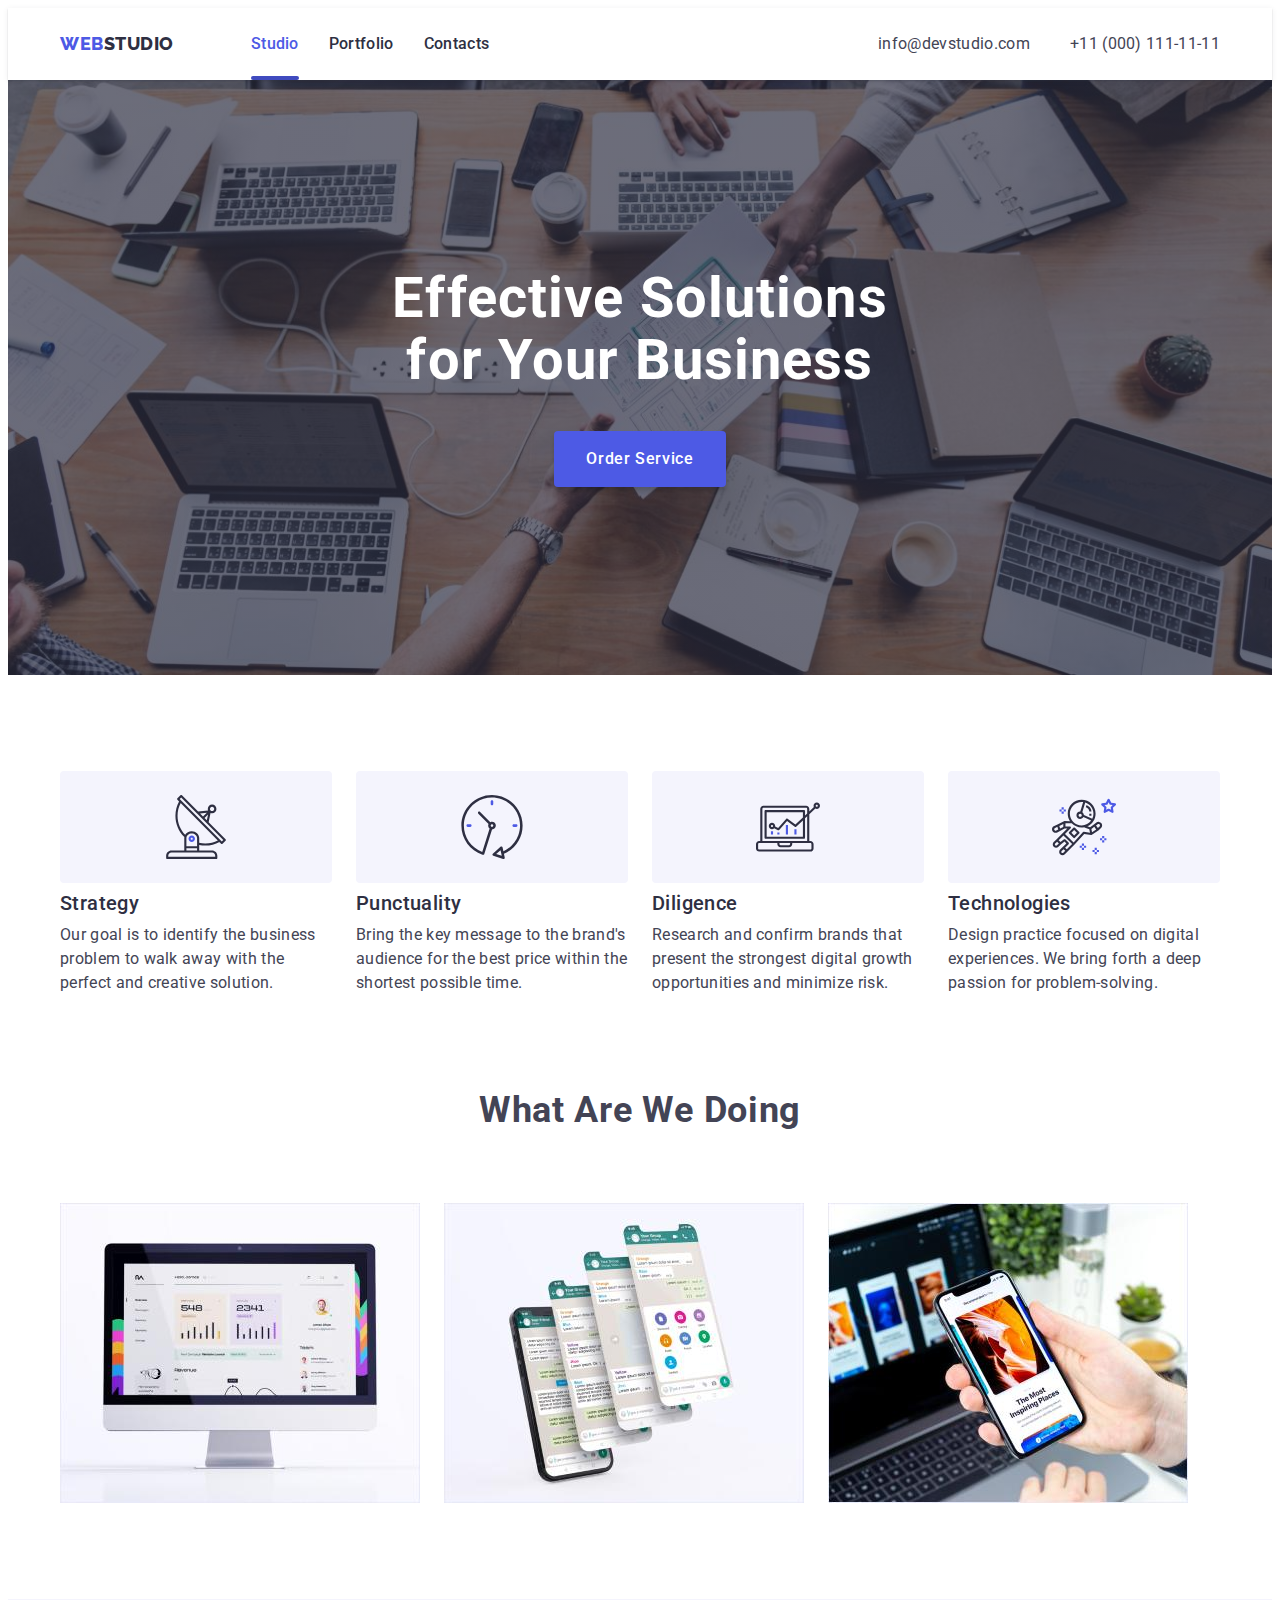
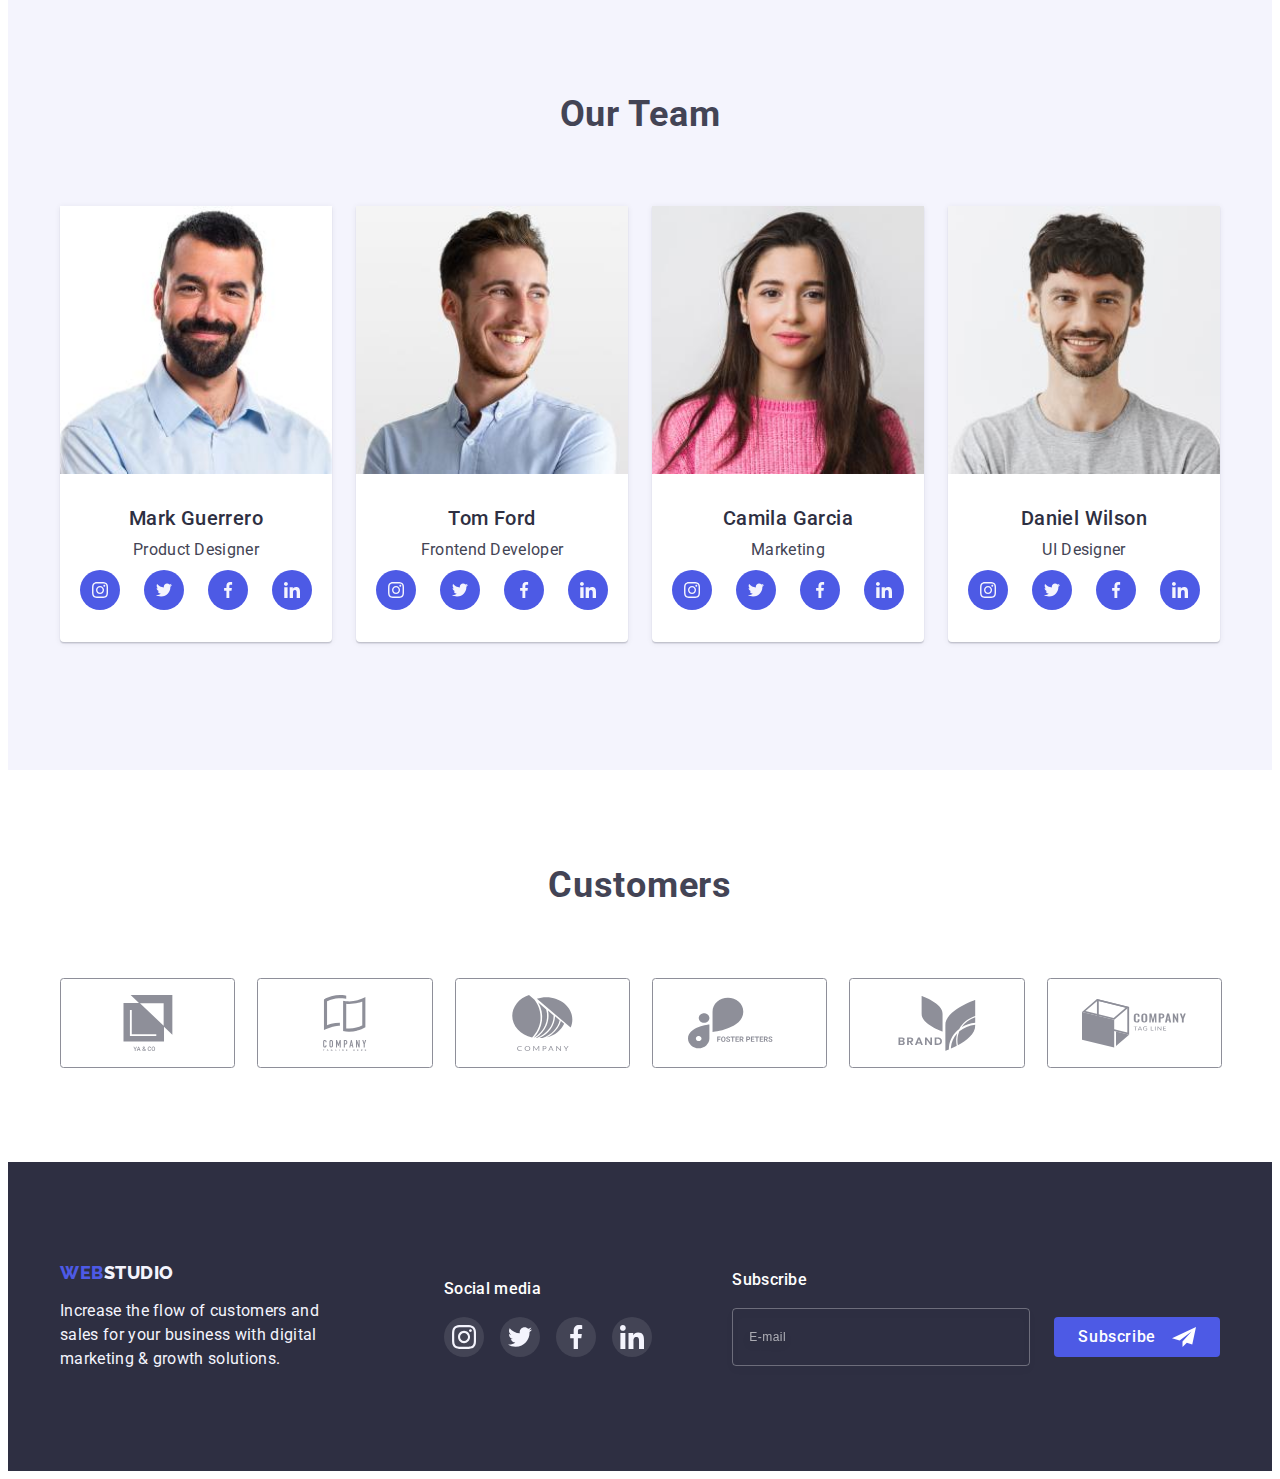
<file: index.html>
<!DOCTYPE html>
<html lang="en">
	<head>
		<meta charset="UTF-8" />
		<meta http-equiv="X-UA-Compatible" content="IE=edge" />
		<meta name="viewport" content="width=device-width, initial-scale=1.0" />
		<title>Document</title>
		<link rel="preconnect" href="https://fonts.googleapis.com" />
		<link rel="preconnect" href="https://fonts.gstatic.com" crossorigin />
		<link
			href="https://fonts.googleapis.com/css2?family=Raleway:wght@800&family=Roboto:wght@400;500;700;900&display=swap"
			rel="stylesheet"
		/>
		<link
			rel="stylesheet"
			href="https://cdnjs.cloudflare.com/ajax/libs/modern-normalize/1.1.0/modern-normalize.min.css"
			integrity="sha512-wpPYUAdjBVSE4KJnH1VR1HeZfpl1ub8YT/NKx4PuQ5NmX2tKuGu6U/JRp5y+Y8XG2tV+wKQpNHVUX03MfMFn9Q=="
			crossorigin="anonymous"
			referrerpolicy="no-referrer"
		/>
		<link rel="stylesheet" href="./css/styles.css" />
		<link rel="stylesheet" href="./css/mobile.css" />
		<link rel="stylesheet" href="./css/tablet.css" />
		<link rel="stylesheet" href="./css/desktop.css" />
	</head>
	<body>
		<header class="header">
			<div class="container">
				<nav class="header-navigation">
					<!-- logotype -->
					<a href="/" class="header-logo link"><span>Web</span>Studio</a>
					<!-- menu -->
					<ul class="header-list list">
						<li class="header-item">
							<a class="header-link link current" href="./index.html">Studio</a>
						</li>
						<li class="header-item">
							<a class="header-link link" href="./portfolio.html">Portfolio</a>
						</li>
						<li class="header-item">
							<a class="header-link link" href="#">Contacts</a>
						</li>
					</ul>
				</nav>
				<ul class="contacts-list list">
					<li class="contacts-item">
						<a
							class="contacts-link link-email link"
							href="mailto:info@devstudio.com"
							>info@devstudio.com</a
						>
					</li>
					<li class="contacts-item">
						<a class="contacts-link link-tel link" href="tel:+110001111111"
							>+11 (000) 111-11-11</a
						>
					</li>
				</ul>
				<button
					type="button"
					class="menu-open-button btn"
					aria-label="Кнопка для відкриття мобільного меню"
					data-menu-open
				>
					<svg width="32" height="22">
						<use class="menu-open-icon" href="./images/icons.svg#burger"></use>
					</svg>
				</button>
			</div>

			<div class="mob-menu is-hidden" data-menu>
				<div class="menu-container">
					<div class="mob-menu-top">
						<button
							type="button"
							class="menu-close-button btn"
							aria-label="Кнопка для закриття мобільного меню"
							data-menu-close
						>
							<svg width="8" height="8">
								<use
									class="menu-close-icon"
									href="./images/icons.svg#close"
								></use>
							</svg>
						</button>
						<ul class="mob-menu-list list">
							<li class="mob-menu-item">
								<a class="mob-menu-link link current" href="./index.html"
									>Studio</a
								>
							</li>
							<li class="mob-menu-item">
								<a class="mob-menu-link link" href="./portfolio.html"
									>Portfolio</a
								>
							</li>
							<li class="mob-menu-item">
								<a class="mob-menu-link link" href="#">Contacts</a>
							</li>
						</ul>
					</div>
					<div class="mob-menu-bottom">
						<ul class="mob-menu-contacts-list list">
							<li class="mob-menu-contacts-item">
								<a
									class="mob-menu-contacts-link link-tel link"
									href="tel:+110001111111"
									>+11 (000) 111-11-11</a
								>
							</li>
							<li class="mob-menu-contacts-item">
								<a
									class="mob-menu-contacts-link link-email link"
									href="mailto:info@devstudio.com"
									>info@devstudio.com</a
								>
							</li>
						</ul>
						<ul class="mob_menu_soc-list list">
							<li class="social_media-item">
								<a class="social_media-link link" href="#">
									<svg class="social_media-icon" width="24" height="24">
										<use href="./images/icons.svg#instagram"></use>
									</svg>
								</a>
							</li>
							<li class="social_media-item">
								<a class="social_media-link link" href="#">
									<svg class="social_media-icon" width="24" height="24">
										<use href="./images/icons.svg#twitter"></use>
									</svg>
								</a>
							</li>
							<li class="social_media-item">
								<a class="social_media-link link" href="#">
									<svg class="social_media-icon" width="24" height="24">
										<use href="./images/icons.svg#facebook"></use>
									</svg>
								</a>
							</li>
							<li class="social_media-item">
								<a class="social_media-link link" href="#">
									<svg class="social_media-icon" width="24" height="24">
										<use href="./images/icons.svg#linkedin"></use>
									</svg>
								</a>
							</li>
						</ul>
					</div>
				</div>
			</div>
		</header>

		<main>
			<!-- banner -->
			<section class="hero">
				<div class="container">
					<h1 class="hero-title">Effective Solutions for Your Business</h1>
					<button type="button" class="hero-btn btn" data-modal-open>
						Order Service
					</button>
				</div>
			</section>
			<!-- skills-->
			<section class="section section-skills">
				<div class="container">
					<h2 hidden class="skills-title">Our skills</h2>
					<ul class="skills-list list">
						<li class="skills-item">
							<div class="skills-item-icon">
								<svg height="64" width="64">
									<use href="./images/icons.svg#antenna"></use>
								</svg>
							</div>
							<h3 class="skills-item-title">Strategy</h3>
							<p class="skills-item-text">
								Our goal is to identify the business problem to walk away with
								the perfect and creative solution.
							</p>
						</li>
						<li class="skills-item">
							<div class="skills-item-icon">
								<svg height="64" width="64">
									<use href="./images/icons.svg#clock"></use>
								</svg>
							</div>
							<h3 class="skills-item-title">Punctuality</h3>
							<p class="skills-item-text">
								Bring the key message to the brand's audience for the best price
								within the shortest possible time.
							</p>
						</li>
						<li class="skills-item">
							<div class="skills-item-icon">
								<svg height="64" width="64">
									<use href="./images/icons.svg#diagram"></use>
								</svg>
							</div>
							<h3 class="skills-item-title">Diligence</h3>
							<p class="skills-item-text">
								Research and confirm brands that present the strongest digital
								growth opportunities and minimize risk.
							</p>
						</li>
						<li class="skills-item">
							<div class="skills-item-icon">
								<svg height="64" width="64">
									<use href="./images/icons.svg#astronaut"></use>
								</svg>
							</div>
							<h3 class="skills-item-title">Technologies</h3>
							<p class="skills-item-text">
								Design practice focused on digital experiences. We bring forth a
								deep passion for problem-solving.
							</p>
						</li>
					</ul>
				</div>
			</section>
			<!-- What are we doing -->
			<section class="section section-works">
				<div class="container">
					<h2 class="section-title">What are we doing</h2>
					<ul class="works-list list">
						<li class="works-item">
							<img
								src="images/what_are_we_doing_1.jpg"
								alt="Desktop applications"
								height="300"
								width="360"
							/>
						</li>
						<li class="works-item">
							<img
								src="images/what_are_we_doing_2.jpg"
								alt="Mobile applications"
								height="300"
								width="360"
							/>
						</li>
						<li class="works-item">
							<img
								src="images/what_are_we_doing_3.jpg"
								alt="Cross-platform applications"
								height="300"
								width="360"
							/>
						</li>
					</ul>
				</div>
			</section>
			<!-- Our Team -->
			<section class="section section-team">
				<div class="container">
					<h2 class="section-title">Our Team</h2>
					<ul class="team-list list">
						<li class="team-item">
							<img
								srcset="
									images/team/our_team_1.jpg    1x,
									images/team/our_team_1_2x.jpg 2x
								"
								src="images/team/our_team_1.jpg"
								alt="photo"
								height="260"
								width="264"
							/>
							<div class="team-text-content">
								<h3 class="team-item-title">Mark Guerrero</h3>
								<p class="team-item-text">Product Designer</p>
								<ul class="social_media list">
									<li class="social_media-item">
										<a class="social_media-link link" href="#">
											<svg class="social_media-icon" width="16" height="16">
												<use href="./images/icons.svg#instagram"></use>
											</svg>
										</a>
									</li>
									<li class="social_media-item">
										<a class="social_media-link link" href="#">
											<svg class="social_media-icon" width="16" height="16">
												<use href="./images/icons.svg#twitter"></use>
											</svg>
										</a>
									</li>
									<li class="social_media-item">
										<a class="social_media-link link" href="#">
											<svg class="social_media-icon" width="16" height="16">
												<use href="./images/icons.svg#facebook"></use>
											</svg>
										</a>
									</li>
									<li class="social_media-item">
										<a class="social_media-link link" href="#">
											<svg class="social_media-icon" width="16" height="16">
												<use href="./images/icons.svg#linkedin"></use>
											</svg>
										</a>
									</li>
								</ul>
							</div>
						</li>
						<li class="team-item">
							<img
								srcset="
									images/team/our_team_2.jpg    1x,
									images/team/our_team_2_2x.jpg 2x
								"
								src="images/team/our_team_2.jpg"
								alt="photo"
								height="260"
								width="264"
							/>
							<div class="team-text-content">
								<h3 class="team-item-title">Tom Ford</h3>
								<p class="team-item-text">Frontend Developer</p>
								<ul class="social_media list">
									<li class="social_media-item">
										<a class="social_media-link link" href="#">
											<svg class="social_media-icon" width="16" height="16">
												<use href="./images/icons.svg#instagram"></use>
											</svg>
										</a>
									</li>
									<li class="social_media-item">
										<a class="social_media-link link" href="#">
											<svg class="social_media-icon" width="16" height="16">
												<use href="./images/icons.svg#twitter"></use>
											</svg>
										</a>
									</li>
									<li class="social_media-item">
										<a class="social_media-link link" href="#">
											<svg class="social_media-icon" width="16" height="16">
												<use href="./images/icons.svg#facebook"></use>
											</svg>
										</a>
									</li>
									<li class="social_media-item">
										<a class="social_media-link link" href="#">
											<svg class="social_media-icon" width="16" height="16">
												<use href="./images/icons.svg#linkedin"></use>
											</svg>
										</a>
									</li>
								</ul>
							</div>
						</li>
						<li class="team-item">
							<img
								srcset="
									images/team/our_team_3.jpg    1x,
									images/team/our_team_3_2x.jpg 2x
								"
								src="images/team/our_team_3.jpg"
								alt="photo"
								height="260"
								width="264"
							/>
							<div class="team-text-content">
								<h3 class="team-item-title">Camila Garcia</h3>
								<p class="team-item-text">Marketing</p>
								<ul class="social_media list">
									<li class="social_media-item">
										<a class="social_media-link link" href="#">
											<svg class="social_media-icon" width="16" height="16">
												<use href="./images/icons.svg#instagram"></use>
											</svg>
										</a>
									</li>
									<li class="social_media-item">
										<a class="social_media-link link" href="#">
											<svg class="social_media-icon" width="16" height="16">
												<use href="./images/icons.svg#twitter"></use>
											</svg>
										</a>
									</li>
									<li class="social_media-item">
										<a class="social_media-link link" href="#">
											<svg class="social_media-icon" width="16" height="16">
												<use href="./images/icons.svg#facebook"></use>
											</svg>
										</a>
									</li>
									<li class="social_media-item">
										<a class="social_media-link link" href="#">
											<svg class="social_media-icon" width="16" height="16">
												<use href="./images/icons.svg#linkedin"></use>
											</svg>
										</a>
									</li>
								</ul>
							</div>
						</li>
						<li class="team-item">
							<img
								srcset="
									images/team/our_team_4.jpg    1x,
									images/team/our_team_4_2x.jpg 2x
								"
								src="images/team/our_team_4.jpg"
								alt="photo"
								height="260"
								width="264"
							/>
							<div class="team-text-content">
								<h3 class="team-item-title">Daniel Wilson</h3>
								<p class="team-item-text">UI Designer</p>
								<ul class="social_media list">
									<li class="social_media-item">
										<a class="social_media-link link" href="#">
											<svg class="social_media-icon" width="16" height="16">
												<use href="./images/icons.svg#instagram"></use>
											</svg>
										</a>
									</li>
									<li class="social_media-item">
										<a class="social_media-link link" href="#">
											<svg class="social_media-icon" width="16" height="16">
												<use href="./images/icons.svg#twitter"></use>
											</svg>
										</a>
									</li>
									<li class="social_media-item">
										<a class="social_media-link link" href="#">
											<svg class="social_media-icon" width="16" height="16">
												<use href="./images/icons.svg#facebook"></use>
											</svg>
										</a>
									</li>
									<li class="social_media-item">
										<a class="social_media-link link" href="#">
											<svg class="social_media-icon" width="16" height="16">
												<use href="./images/icons.svg#linkedin"></use>
											</svg>
										</a>
									</li>
								</ul>
							</div>
						</li>
					</ul>
				</div>
			</section>
			<!-- Customers -->
			<section class="section section-customers">
				<div class="container">
					<h2 class="section-title">Customers</h2>
					<ul class="customers-list list">
						<li class="customers-item">
							<a href="#" class="customers-link link">
								<svg class="customers-icon" width="104" height="56">
									<use href="./images/icons.svg#client_1"></use>
								</svg>
							</a>
						</li>
						<li class="customers-item">
							<a href="#" class="customers-link link">
								<svg class="customers-icon" width="104" height="56">
									<use href="./images/icons.svg#client_2"></use>
								</svg>
							</a>
						</li>
						<li class="customers-item">
							<a href="#" class="customers-link link">
								<svg class="customers-icon" width="104" height="56">
									<use href="./images/icons.svg#client_3"></use>
								</svg>
							</a>
						</li>
						<li class="customers-item">
							<a href="#" class="customers-link link">
								<svg class="customers-icon" width="104" height="56">
									<use href="./images/icons.svg#client_4"></use>
								</svg>
							</a>
						</li>
						<li class="customers-item">
							<a href="#" class="customers-link link">
								<svg class="customers-icon" width="104" height="56">
									<use href="./images/icons.svg#client_5"></use>
								</svg>
							</a>
						</li>
						<li class="customers-item">
							<a href="#" class="customers-link link">
								<svg class="customers-icon" width="104" height="56">
									<use href="./images/icons.svg#client_6"></use>
								</svg>
							</a>
						</li>
					</ul>
				</div>
			</section>
		</main>

		<footer class="footer">
			<div class="container footer-content">
				<div class="footer-text-content">
					<a href="/" class="footer-logo link"><span>Web</span>Studio</a>
					<p class="footer-text">
						Increase the flow of customers and sales for your business with
						digital marketing & growth solutions.
					</p>
				</div>
				<div class="footer-contacts">
					<p class="footer-contacts-title">Social media</p>
					<ul class="footer-contacts-list list">
						<li class="footer-contacts-item">
							<a href="#" class="footer-contacts-link link">
								<svg class="footer-contacts-icon" width="24" height="24">
									<use href="./images/icons.svg#instagram"></use>
								</svg>
							</a>
						</li>
						<li class="footer-contacts-item">
							<a href="#" class="footer-contacts-link link">
								<svg class="footer-contacts-icon" width="24" height="24">
									<use href="./images/icons.svg#twitter"></use>
								</svg>
							</a>
						</li>
						<li class="footer-contacts-item">
							<a href="#" class="footer-contacts-link link">
								<svg class="footer-contacts-icon" width="24" height="24">
									<use href="./images/icons.svg#facebook"></use>
								</svg>
							</a>
						</li>
						<li class="footer-contacts-item">
							<a href="#" class="footer-contacts-link link">
								<svg class="footer-contacts-icon" width="24" height="24">
									<use href="./images/icons.svg#linkedin"></use>
								</svg>
							</a>
						</li>
					</ul>
				</div>
				<form class="footer-subscribe">
					<p class="footer-form-title">Subscribe</p>
					<div class="footer-input-wrap">
						<input
							type="email"
							class="footer-form-input"
							name="email"
							id="user-email"
							placeholder="E-mail"
							required
						/>
						<button type="submit" class="footer-form-button btn">
							Subscribe
							<!-- <svg class="footer-subscribe-icon" width="24" height="20">
								<use href="./images/icons.svg#icon-send"></use>
							</svg> -->
						</button>
					</div>
				</form>
			</div>
		</footer>

		<div class="backdrop is-hidden" data-modal>
			<div class="modal">
				<button type="button" class="modal-button btn" data-modal-close>
					<svg class="modal-button-icon" width="8" height="8">
						<use href="./images/icons.svg#close"></use>
					</svg>
				</button>
				<form class="modal-form">
					<p class="form-title">
						Leave your contacts and we will call you back
					</p>
					<div class="form-field">
						<label for="user-name" class="input-text">Name</label>
						<div class="input-wrap">
							<input
								type="name"
								class="form-input"
								name="name"
								id="user-name"
								autofocus
								required
							/>
							<svg class="input-icon" width="12" height="12">
								<use href="./images/icons.svg#icon-name"></use>
							</svg>
						</div>
					</div>

					<div class="form-field">
						<label for="user-tel" class="input-text">Phone</label>
						<div class="input-wrap">
							<input
								type="name"
								class="form-input"
								name="tel"
								id="user-tel"
								required
							/>
							<svg class="input-icon" width="13" height="13">
								<use href="./images/icons.svg#icon-tel"></use>
							</svg>
						</div>
					</div>
					<div class="form-field">
						<label for="user-email" class="input-text">Email</label>
						<div class="input-wrap">
							<input
								type="email"
								class="form-input"
								name="email"
								id="user-email"
							/>
							<svg class="input-icon" width="15" height="12">
								<use href="./images/icons.svg#icon-email"></use>
							</svg>
						</div>
					</div>
					<div class="form-field comment">
						<label for="user-comment" class="input-text">Comment</label>
						<textarea
							class="form-input form-comment"
							name="comment"
							placeholder="Text input"
							id="user-comment"
						></textarea>
					</div>
					<div class="form-checkbox-field">
						<input
							type="checkbox"
							class="input-check visually-hidden"
							name="privacy"
							value="true"
							id="privacy"
						/>
						<label for="privacy" class="check-text">
							<span>
								<svg class="check-icon" width="10" height="8">
									<use href="./images/icons.svg#check"></use>
								</svg>
							</span>
							I accept the terms and conditions of the
							<a href="#" class="check-privacy-link link">Privacy Policy</a>
						</label>
					</div>
					<button type="submit" class="form-button-send btn">Send</button>
				</form>
			</div>
		</div>
		<script src="./js/mobile-menu.js"></script>
		<script src="./js/modal.js"></script>
	</body>
</html>
</file>
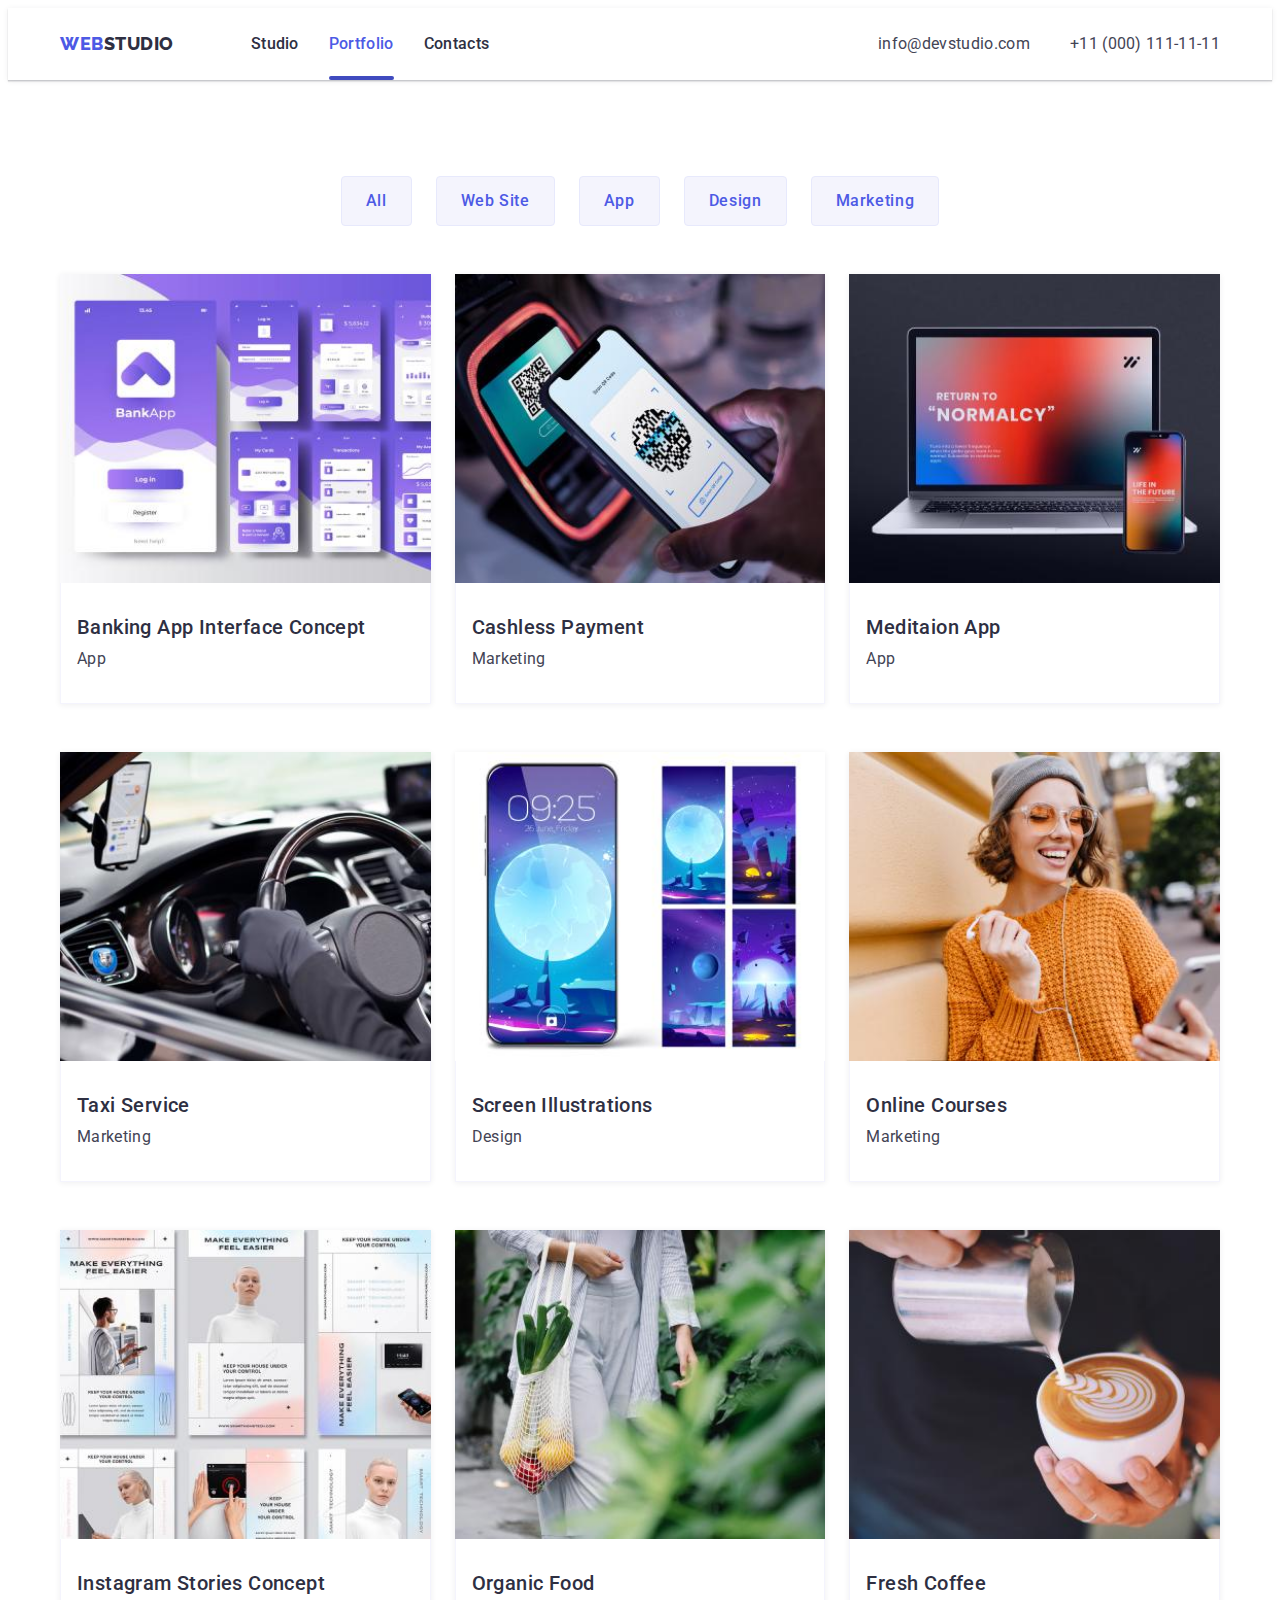
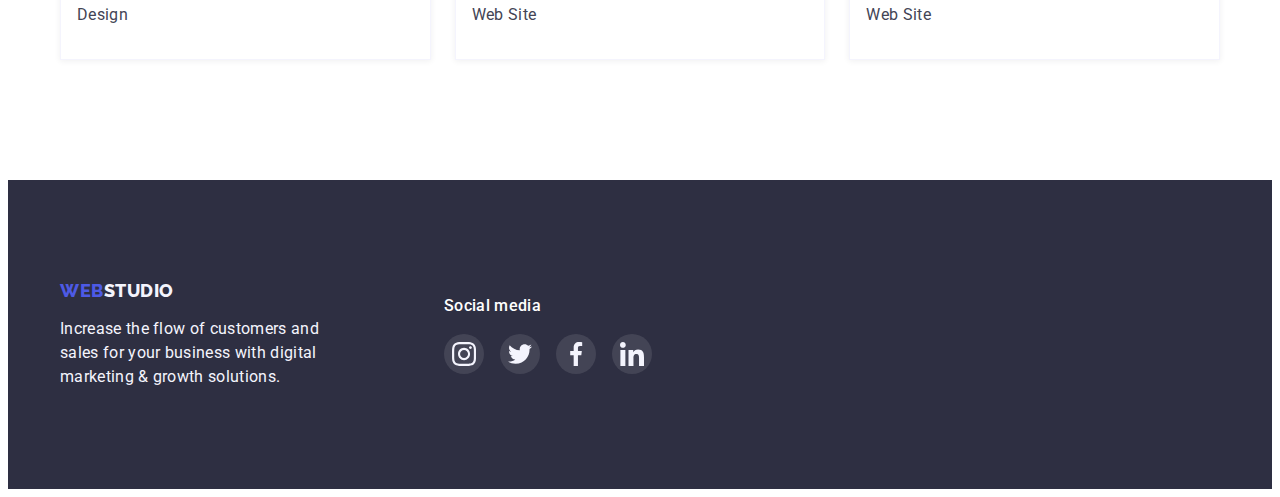
<file: portfolio.html>
<!DOCTYPE html>
<html lang="en">
	<head>
		<meta charset="UTF-8" />
		<meta http-equiv="X-UA-Compatible" content="IE=edge" />
		<meta name="viewport" content="width=device-width, initial-scale=1.0" />
		<title>Document</title>
		<link rel="preconnect" href="https://fonts.googleapis.com" />
		<link rel="preconnect" href="https://fonts.gstatic.com" crossorigin />
		<link
			href="https://fonts.googleapis.com/css2?family=Raleway:wght@800&family=Roboto:wght@400;500;700;900&display=swap"
			rel="stylesheet"
		/>
		<link
			rel="stylesheet"
			href="https://cdnjs.cloudflare.com/ajax/libs/modern-normalize/1.1.0/modern-normalize.min.css"
			integrity="sha512-wpPYUAdjBVSE4KJnH1VR1HeZfpl1ub8YT/NKx4PuQ5NmX2tKuGu6U/JRp5y+Y8XG2tV+wKQpNHVUX03MfMFn9Q=="
			crossorigin="anonymous"
			referrerpolicy="no-referrer"
		/>
		<link rel="stylesheet" href="./css/styles.css" />
		<link rel="stylesheet" href="./css/mobile.css" />
		<link rel="stylesheet" href="./css/tablet.css" />
		<link rel="stylesheet" href="./css/desktop.css" />
	</head>
	<body>
		<header class="header">
			<div class="container">
				<nav class="header-navigation">
					<!-- logotype -->
					<a href="/" class="header-logo link"><span>Web</span>Studio</a>
					<!-- menu -->
					<ul class="header-list list">
						<li class="header-item">
							<a class="header-link link" href="./index.html">Studio</a>
						</li>
						<li class="header-item">
							<a class="header-link link current" href="./portfolio.html"
								>Portfolio</a
							>
						</li>
						<li class="header-item">
							<a class="header-link link" href="#">Contacts</a>
						</li>
					</ul>
				</nav>
				<ul class="contacts-list list">
					<li class="contacts-item">
						<a
							class="contacts-link link-email link"
							href="mailto:info@devstudio.com"
							>info@devstudio.com</a
						>
					</li>
					<li class="contacts-item">
						<a class="contacts-link link-tel link" href="tel:+110001111111"
							>+11 (000) 111-11-11</a
						>
					</li>
				</ul>
				<button
					type="button"
					class="menu-open-button btn"
					aria-label="Кнопка для відкриття мобільного меню"
					data-menu-open
				>
					<svg width="32" height="22">
						<use class="menu-open-icon" href="./images/icons.svg#burger"></use>
					</svg>
				</button>
			</div>
			<div class="mob-menu is-hidden" data-menu>
				<div class="menu-container">
					<div class="mob-menu-top">
						<button
							type="button"
							class="menu-close-button btn"
							aria-label="Кнопка для закриття мобільного меню"
							data-menu-close
						>
							<svg width="8" height="8">
								<use
									class="menu-close-icon"
									href="./images/icons.svg#close"
								></use>
							</svg>
						</button>
						<ul class="mob-menu-list list">
							<li class="mob-menu-item">
								<a class="mob-menu-link link" href="./index.html">Studio</a>
							</li>
							<li class="mob-menu-item">
								<a class="mob-menu-link link current" href="./portfolio.html"
									>Portfolio</a
								>
							</li>
							<li class="mob-menu-item">
								<a class="mob-menu-link link" href="#">Contacts</a>
							</li>
						</ul>
					</div>
					<div class="mob-menu-bottom">
						<ul class="mob-menu-contacts-list list">
							<li class="mob-menu-contacts-item">
								<a
									class="mob-menu-contacts-link link-tel link"
									href="tel:+110001111111"
									>+11 (000) 111-11-11</a
								>
							</li>
							<li class="mob-menu-contacts-item">
								<a
									class="mob-menu-contacts-link link-email link"
									href="mailto:info@devstudio.com"
									>info@devstudio.com</a
								>
							</li>
						</ul>
						<ul class="mob_menu_soc-list list">
							<li class="social_media-item">
								<a class="social_media-link link" href="#">
									<svg class="social_media-icon" width="24" height="24">
										<use href="./images/icons.svg#instagram"></use>
									</svg>
								</a>
							</li>
							<li class="social_media-item">
								<a class="social_media-link link" href="#">
									<svg class="social_media-icon" width="24" height="24">
										<use href="./images/icons.svg#twitter"></use>
									</svg>
								</a>
							</li>
							<li class="social_media-item">
								<a class="social_media-link link" href="#">
									<svg class="social_media-icon" width="24" height="24">
										<use href="./images/icons.svg#facebook"></use>
									</svg>
								</a>
							</li>
							<li class="social_media-item">
								<a class="social_media-link link" href="#">
									<svg class="social_media-icon" width="24" height="24">
										<use href="./images/icons.svg#linkedin"></use>
									</svg>
								</a>
							</li>
						</ul>
					</div>
				</div>
			</div>
		</header>

		<main>
			<!-- Portfolio-->
			<section class="portfolio">
				<div class="container">
					<h1 hidden class="portfolio-title is-hidden">Our portfolio</h1>
					<ul class="filters-list list">
						<li class="filters-item">
							<button class="filters-btn btn" type="button">All</button>
						</li>
						<li class="filters-item">
							<button class="filters-btn btn" type="button">Web Site</button>
						</li>
						<li class="filters-item">
							<button class="filters-btn btn" type="button">App</button>
						</li>
						<li class="filters-item">
							<button class="filters-btn btn" type="button">Design</button>
						</li>
						<li class="filters-item">
							<button class="filters-btn btn" type="button">Marketing</button>
						</li>
					</ul>
					<ul class="portfolio-list list">
						<li class="portfolio-item">
							<a href="#" class="portfolio-link link">
								<div class="portfolio-img">
									<picture>
										<source
											srcset="
												./images/portfolio/portfolio-1.jpg        1x,
												./images/portfolio/portfolio-mob-1-2x.jpg 2x
											"
											media="(min-width: 1200px)"
										/>
										<source
											srcset="
												./images/portfolio/portfolio-1.jpg    1x,
												./images/portfolio/portfolio-1-2x.jpg 2x
											"
											media="(min-width: 768px)"
										/>
										<source
											srcset="
												./images/portfolio/portfolio-mob-1.jpg    1x,
												./images/portfolio/portfolio-mob-1-2x.jpg 2x
											"
											media="(min-width: 320px)"
										/>
										<img
											src="./images/portfolio/portfolio-1.jpg"
											alt="photo the work"
											height="300"
											width="396"
										/>
									</picture>
									<p class="portfolio-img-overlay">
										14 Stylish and User-Friendly App Design Concepts · Task
										Manager App · Calorie Tracker App · Exotic Fruit Ecommerce
										App · Cloud Storage App
									</p>
								</div>
								<div class="portfolio-text-content">
									<h2 class="portfolio-item-title">
										Banking App Interface Concept
									</h2>
									<p class="portfolio-item-text">App</p>
								</div>
							</a>
						</li>
						<li class="portfolio-item">
							<a href="#" class="portfolio-link link">
								<div class="portfolio-img">
									<picture>
										<source
											srcset="
												./images/portfolio/portfolio-2.jpg        1x,
												./images/portfolio/portfolio-mob-2-2x.jpg 2x
											"
											media="(min-width: 1200px)"
										/>
										<source
											srcset="
												./images/portfolio/portfolio-2.jpg    1x,
												./images/portfolio/portfolio-2-2x.jpg 2x
											"
											media="(min-width: 768px)"
										/>
										<source
											srcset="
												./images/portfolio/portfolio-mob-2.jpg    1x,
												./images/portfolio/portfolio-mob-2-2x.jpg 2x
											"
											media="(min-width: 320px)"
										/>
										<img
											src="./images/portfolio/portfolio-2.jpg"
											alt="photo the work"
											height="300"
											width="396"
										/>
									</picture>
									<p class="portfolio-img-overlay">
										14 Stylish and User-Friendly App Design Concepts · Task
										Manager App · Calorie Tracker App · Exotic Fruit Ecommerce
										App · Cloud Storage App
									</p>
								</div>
								<div class="portfolio-text-content">
									<h2 class="portfolio-item-title">Cashless Payment</h2>
									<p class="portfolio-item-text">Marketing</p>
								</div>
							</a>
						</li>
						<li class="portfolio-item">
							<a href="#" class="portfolio-link link">
								<div class="portfolio-img">
									<picture>
										<source
											srcset="
												./images/portfolio/portfolio-3.jpg        1x,
												./images/portfolio/portfolio-mob-3-2x.jpg 2x
											"
											media="(min-width: 1200px)"
										/>
										<source
											srcset="
												./images/portfolio/portfolio-3.jpg    1x,
												./images/portfolio/portfolio-3-2x.jpg 2x
											"
											media="(min-width: 768px)"
										/>
										<source
											srcset="
												./images/portfolio/portfolio-mob-3.jpg    1x,
												./images/portfolio/portfolio-mob-3-2x.jpg 2x
											"
											media="(min-width: 320px)"
										/>
										<img
											src="./images/portfolio/portfolio-3.jpg"
											alt="photo the work"
											height="300"
											width="396"
										/>
									</picture>
									<p class="portfolio-img-overlay">
										14 Stylish and User-Friendly App Design Concepts · Task
										Manager App · Calorie Tracker App · Exotic Fruit Ecommerce
										App · Cloud Storage App
									</p>
								</div>
								<div class="portfolio-text-content">
									<h2 class="portfolio-item-title">Meditaion App</h2>
									<p class="portfolio-item-text">App</p>
								</div>
							</a>
						</li>
						<li class="portfolio-item">
							<a href="#" class="portfolio-link link">
								<div class="portfolio-img">
									<picture>
										<source
											srcset="
												./images/portfolio/portfolio-4.jpg        1x,
												./images/portfolio/portfolio-mob-4-2x.jpg 2x
											"
											media="(min-width: 1200px)"
										/>
										<source
											srcset="
												./images/portfolio/portfolio-4.jpg    1x,
												./images/portfolio/portfolio-4-2x.jpg 2x
											"
											media="(min-width: 768px)"
										/>
										<source
											srcset="
												./images/portfolio/portfolio-mob-4.jpg    1x,
												./images/portfolio/portfolio-mob-4-2x.jpg 2x
											"
											media="(min-width: 320px)"
										/>
										<img
											src="./images/portfolio/portfolio-4.jpg"
											alt="photo the work"
											height="300"
											width="396"
										/>
									</picture>
									<p class="portfolio-img-overlay">
										14 Stylish and User-Friendly App Design Concepts · Task
										Manager App · Calorie Tracker App · Exotic Fruit Ecommerce
										App · Cloud Storage App
									</p>
								</div>
								<div class="portfolio-text-content">
									<h2 class="portfolio-item-title">Taxi Service</h2>
									<p class="portfolio-item-text">Marketing</p>
								</div>
							</a>
						</li>
						<li class="portfolio-item">
							<a href="#" class="portfolio-link link">
								<div class="portfolio-img">
									<picture>
										<source
											srcset="
												./images/portfolio/portfolio-5.jpg        1x,
												./images/portfolio/portfolio-mob-5-2x.jpg 2x
											"
											media="(min-width: 1200px)"
										/>
										<source
											srcset="
												./images/portfolio/portfolio-5.jpg    1x,
												./images/portfolio/portfolio-5-2x.jpg 2x
											"
											media="(min-width: 768px)"
										/>
										<source
											srcset="
												./images/portfolio/portfolio-mob-5.jpg    1x,
												./images/portfolio/portfolio-mob-5-2x.jpg 2x
											"
											media="(min-width: 320px)"
										/>
										<img
											src="./images/portfolio/portfolio-5.jpg"
											alt="photo the work"
											height="300"
											width="396"
										/>
									</picture>
									<p class="portfolio-img-overlay">
										14 Stylish and User-Friendly App Design Concepts · Task
										Manager App · Calorie Tracker App · Exotic Fruit Ecommerce
										App · Cloud Storage App
									</p>
								</div>
								<div class="portfolio-text-content">
									<h2 class="portfolio-item-title">Screen Illustrations</h2>
									<p class="portfolio-item-text">Design</p>
								</div>
							</a>
						</li>
						<li class="portfolio-item">
							<a href="#" class="portfolio-link link">
								<div class="portfolio-img">
									<picture>
										<source
											srcset="
												./images/portfolio/portfolio-6.jpg        1x,
												./images/portfolio/portfolio-mob-6-2x.jpg 2x
											"
											media="(min-width: 1200px)"
										/>
										<source
											srcset="
												./images/portfolio/portfolio-6.jpg    1x,
												./images/portfolio/portfolio-6-2x.jpg 2x
											"
											media="(min-width: 768px)"
										/>
										<source
											srcset="
												./images/portfolio/portfolio-mob-6.jpg    1x,
												./images/portfolio/portfolio-mob-6-2x.jpg 2x
											"
											media="(min-width: 320px)"
										/>
										<img
											src="./images/portfolio/portfolio-6.jpg"
											alt="photo the work"
											height="300"
											width="396"
										/>
									</picture>
									<p class="portfolio-img-overlay">
										14 Stylish and User-Friendly App Design Concepts · Task
										Manager App · Calorie Tracker App · Exotic Fruit Ecommerce
										App · Cloud Storage App
									</p>
								</div>
								<div class="portfolio-text-content">
									<h2 class="portfolio-item-title">Online Courses</h2>
									<p class="portfolio-item-text">Marketing</p>
								</div>
							</a>
						</li>
						<li class="portfolio-item">
							<a href="#" class="portfolio-link link">
								<div class="portfolio-img">
									<picture>
										<source
											srcset="
												./images/portfolio/portfolio-7.jpg        1x,
												./images/portfolio/portfolio-mob-7-2x.jpg 2x
											"
											media="(min-width: 1200px)"
										/>
										<source
											srcset="
												./images/portfolio/portfolio-7.jpg    1x,
												./images/portfolio/portfolio-7-2x.jpg 2x
											"
											media="(min-width: 768px)"
										/>
										<source
											srcset="
												./images/portfolio/portfolio-mob-7.jpg    1x,
												./images/portfolio/portfolio-mob-7-2x.jpg 2x
											"
											media="(min-width: 320px)"
										/>
										<img
											src="./images/portfolio/portfolio-7.jpg"
											alt="photo the work"
											height="300"
											width="396"
										/>
									</picture>
									<p class="portfolio-img-overlay">
										14 Stylish and User-Friendly App Design Concepts · Task
										Manager App · Calorie Tracker App · Exotic Fruit Ecommerce
										App · Cloud Storage App
									</p>
								</div>
								<div class="portfolio-text-content">
									<h2 class="portfolio-item-title">
										Instagram Stories Concept
									</h2>
									<p class="portfolio-item-text">Design</p>
								</div>
							</a>
						</li>
						<li class="portfolio-item">
							<a href="#" class="portfolio-link link">
								<div class="portfolio-img">
									<picture>
										<source
											srcset="
												./images/portfolio/portfolio-8.jpg        1x,
												./images/portfolio/portfolio-mob-8-2x.jpg 2x
											"
											media="(min-width: 1200px)"
										/>
										<source
											srcset="
												./images/portfolio/portfolio-8.jpg    1x,
												./images/portfolio/portfolio-8-2x.jpg 2x
											"
											media="(min-width: 768px)"
										/>
										<source
											srcset="
												./images/portfolio/portfolio-mob-8.jpg    1x,
												./images/portfolio/portfolio-mob-8-2x.jpg 2x
											"
											media="(min-width: 320px)"
										/>
										<img
											src="./images/portfolio/portfolio-8.jpg"
											alt="photo the work"
											height="300"
											width="396"
										/>
									</picture>
									<p class="portfolio-img-overlay">
										14 Stylish and User-Friendly App Design Concepts · Task
										Manager App · Calorie Tracker App · Exotic Fruit Ecommerce
										App · Cloud Storage App
									</p>
								</div>
								<div class="portfolio-text-content">
									<h2 class="portfolio-item-title">Organic Food</h2>
									<p class="portfolio-item-text">Web Site</p>
								</div>
							</a>
						</li>
						<li class="portfolio-item">
							<a href="#" class="portfolio-link link">
								<div class="portfolio-img">
									<picture>
										<source
											srcset="
												./images/portfolio/portfolio-9.jpg        1x,
												./images/portfolio/portfolio-mob-9-2x.jpg 2x
											"
											media="(min-width: 1200px)"
										/>
										<source
											srcset="
												./images/portfolio/portfolio-9.jpg    1x,
												./images/portfolio/portfolio-9-2x.jpg 2x
											"
											media="(min-width: 768px)"
										/>
										<source
											srcset="
												./images/portfolio/portfolio-mob-9.jpg    1x,
												./images/portfolio/portfolio-mob-9-2x.jpg 2x
											"
											media="(min-width: 320px)"
										/>
										<img
											src="./images/portfolio/portfolio-9.jpg"
											alt="photo the work"
											height="300"
											width="396"
										/>
									</picture>
									<p class="portfolio-img-overlay">
										14 Stylish and User-Friendly App Design Concepts · Task
										Manager App · Calorie Tracker App · Exotic Fruit Ecommerce
										App · Cloud Storage App
									</p>
								</div>
								<div class="portfolio-text-content">
									<h2 class="portfolio-item-title">Fresh Coffee</h2>
									<p class="portfolio-item-text">Web Site</p>
								</div>
							</a>
						</li>
					</ul>
				</div>
			</section>
		</main>

		<footer class="footer">
			<div class="container footer-content">
				<div class="footer-text-content">
					<a href="/" class="footer-logo link"><span>Web</span>Studio</a>
					<p class="footer-text">
						Increase the flow of customers and sales for your business with
						digital marketing & growth solutions.
					</p>
				</div>
				<div class="footer-contacts">
					<p class="footer-contacts-title">Social media</p>
					<ul class="footer-contacts-list list">
						<li class="footer-contacts-item">
							<a href="#" class="footer-contacts-link link">
								<svg class="footer-contacts-icon" width="24" height="24">
									<use href="./images/icons.svg#instagram"></use>
								</svg>
							</a>
						</li>
						<li class="footer-contacts-item">
							<a href="#" class="footer-contacts-link link">
								<svg class="footer-contacts-icon" width="24" height="24">
									<use href="./images/icons.svg#twitter"></use>
								</svg>
							</a>
						</li>
						<li class="footer-contacts-item">
							<a href="#" class="footer-contacts-link link">
								<svg class="footer-contacts-icon" width="24" height="24">
									<use href="./images/icons.svg#facebook"></use>
								</svg>
							</a>
						</li>
						<li class="footer-contacts-item">
							<a href="#" class="footer-contacts-link link">
								<svg class="footer-contacts-icon" width="24" height="24">
									<use href="./images/icons.svg#linkedin"></use>
								</svg>
							</a>
						</li>
					</ul>
				</div>
			</div>
		</footer>
		<script src="./js/mobile-menu.js"></script>
	</body>
</html>
</file>
<file: css/styles.css>
:root {
	--primary-brand-color: #4d5ae5; /* IRIS */
	--title-color: #2e2f42;
	--dark-color: #2e2f42; /* NAVY BLUE */
	--main-text-color: #434455; /* SLATE */
	--icons-color: #8e8f99; /* LIGHT SLATE */
	--accent-color: #e7e9fc; /* CORNFLOWER */
	--light-collor: #f4f4fd; /* CLOUD */
	--button-hover-color: #404bbf; /* OCEAN */

	--transition-property: 250ms cubic-bezier(0.4, 0, 0.2, 1);
}

p,
h1,
h2,
h3,
h4,
h5,
h6 {
	margin: 0;
}
ul,
ol {
	margin: 0;
	padding-left: 0;
}

body {
	font-family: "Roboto", sans-serif;
	font-weight: 400;
	font-size: 16px;
	line-height: 1.5;
	letter-spacing: 0.02em;
	color: var(--main-text-color);
}
img {
	display: block;
	max-width: 100%;
	height: auto;
	width: 100%;
}
.list {
	list-style: none;
}
.link {
	text-decoration: none;
}
.btn {
	font-family: inherit;
	cursor: pointer;
	transition: color var(--transition-property),
		background-color var(--transition-property),
		box-shadow var(--transition-property),
		border-color var(--transition-property);
}
.btn:hover,
.btn:focus {
	font-family: inherit;
	background-color: var(--button-hover-color);
	color: #ffffff;
}
.container {
	max-width: 428px;
	padding-left: 16px;
	padding-right: 16px;
	margin-left: auto;
	margin-right: auto;
}
.section {
	padding-top: 96px;
	padding-bottom: 96px;
}
.section-title {
	margin-bottom: 72px;
	font-weight: 700;
	font-size: 36px;
	line-height: 1.1;
	text-align: center;
	letter-spacing: 0.02em;
	text-transform: capitalize;
	color: var(----dark-color);
}
.no-scroll {
	overflow: hidden;
}
.visually-hidden {
	position: absolute;
	width: 1px;
	height: 1px;
	margin: -1px;
	border: 0;
	padding: 0;
	white-space: nowrap;
	clip-path: inset(100%);
	clip: rect(0 0 0 0);
	overflow: hidden;
}
.is-hidden {
	visibility: hidden;
	opacity: 0;
	pointer-events: none;
}

/*---------- HEADER ------------ */

.header {
	position: relative;
	background-color: #ffffff;
	box-shadow: 0px 2px 1px rgba(46, 47, 66, 0.08),
		0px 1px 1px rgba(46, 47, 66, 0.16), 0px 1px 6px rgba(46, 47, 66, 0.08);
}
.header > .container {
	display: flex;
}
.header-logo {
	display: block;
	margin-right: 77px;
	padding-top: 24px;
	padding-bottom: 24px;
	font-family: "Raleway", sans-serif;
	font-weight: 800;
	font-size: 18px;
	line-height: 1.3;
	letter-spacing: 0.03em;
	text-transform: uppercase;
	color: var(--dark-color);
}
.header-logo span {
	color: var(--primary-brand-color);
}
.header-list {
	display: none;
}
.contacts-list {
	display: none;
}
.contacts-link {
	display: block;
	color: var(--main-text-color);
	transition: color var(--transition-property);
}
.header-link:hover,
.header-link:focus,
.header-link.current,
.contacts-link:hover,
.contacts-link:focus {
	color: var(--primary-brand-color);
}
.header-link.current::after {
	content: "";
	position: absolute;
	bottom: 0;
	left: 0;
	height: 4px;
	width: 100%;
	background-color: #404bbf;
	border-radius: 2px;
}

.menu-container {
	display: flex;
	flex-direction: column;
	justify-content: space-between;
	height: 100%;
	max-width: 428px;
	padding-left: 40px;
	padding-right: 51px;
	margin-left: auto;
	margin-right: auto;
	overflow: auto;
}
.menu-open-button {
	margin-top: auto;
	margin-bottom: auto;
	margin-left: auto;
	width: 32px;
	height: 32px;
	padding: 0;
    border: none;
    background-color: transparent;
}
.menu-open-icon {
}
.mob-menu {
	position: fixed;
	top: 0;
	left: 0;
	width: 100vw;
	height: 100vh;
	padding-top: 80px;
	padding-bottom: 40px;
	background-color: #FFFFFF;
	box-shadow: 0px 2px 1px rgba(46, 47, 66, 0.08), 0px 1px 1px rgba(46, 47, 66, 0.16), 0px 1px 6px rgba(46, 47, 66, 0.08);
	z-index: 1;
}
.menu-close-button {
	position: absolute;
	top: 40px;
	right: 40px;	
    display: flex;
	justify-content: center;
	align-items: center;
    width: 24px;
    height: 24px;
    background-color: #E7E9FC;
    border: 1px solid rgba(0, 0, 0, 0.1);
    border-radius: 50%;
	/* transition: background-color заданий на загальний клас btn */
}
.menu-close-icon {
    transition: fill var(--transition-property);
}
.menu-close-button:focus .menu-close-icon {
    fill:  #FFFFFF;
}
.mob-menu-list {
	margin-bottom: 20px;
}
.mob-menu-item:not(:last-child) {
	margin-bottom: 40px;
}
.mob-menu-link {
	position: relative;
	font-weight: 700;
	font-size: 36px;
	line-height: 1.1;
	letter-spacing: 0.02em;
	text-transform: capitalize;
	color: var(--title-color);
	transition: color var(--transition-property);
}
.mob-menu-link:focus,
.mob-menu-link.current {
	color: var(--primary-brand-color);
}
.mob-menu-contacts-list {
	margin-bottom: 48px;
}
.mob-menu-contacts-item > .link-tel {
	margin-bottom: 40px;
}
.mob-menu-contacts-link.link-tel {
	display: block;
	font-weight: 600;
	font-size: 35px;
	line-height: 1.1;
	text-transform: capitalize;
	color: var(--primary-brand-color);
}
.mob-menu-contacts-link.link-email {
	font-weight: 500;
	font-size: 20px;
	line-height: 1.2;
	letter-spacing: 0.02em;
	color: var(--main-text-color);
}
.mob_menu_soc-list {
	display: flex;
	justify-content: space-between;
}

/*---------- HERO ------------ */

.hero {
	padding-top: 112px;
	padding-bottom: 112px; 
	margin-left: auto;
	margin-right: auto;
	background-color: var(--dark-color);
	background-image: linear-gradient(
			rgba(46, 47, 66, 0.7),
			rgba(46, 47, 66, 0.7)
		),
		url("../images/hero/hero-bg-mob.jpg");
	background-size: cover;
	background-repeat: no-repeat;
	background-position: center;
	background-size: cover;
	text-align: center;
	
}
@media (min-device-pixel-ratio: 2),
  (min-resolution: 192dpi),
  (min-resolution: 2dppx) {
  .hero {
    background-image: linear-gradient(
			rgba(46, 47, 66, 0.7),
			rgba(46, 47, 66, 0.7)
		),
		url("../images/hero/hero-bg-mob-2x.jpg");
  }
}
.hero-title {
	margin-left: auto;
	margin-right: auto;
	margin-bottom: 72px;
	max-width: 319px;
	font-weight: 700;
	font-size: 36px;
	line-height: 1.1;
	letter-spacing: 0.02em;
	color: #ffffff;
}
.hero-btn {
	padding: 16px 32px;
	background-color: var(--primary-brand-color);
	font-weight: 500;
	font-size: 16px;
	line-height: 1.5;
	letter-spacing: 0.04em;
	color: #ffffff;
	box-shadow: 0px 4px 4px rgba(0, 0, 0, 0.15);
	border: none;
	border-radius: 4px;
}
.hero-btn:hover,
.hero-btn:focus {
	box-shadow: 0px 4px 4px rgba(0, 0, 0, 0.15);
}

/*---------- SKILLS ------------ */
.section-skills {
	padding-bottom: 96px;
}
.skills-list {
	display: flex;
	flex-direction: column;
	gap: 72px;
}
.skills-item {
}
.skills-item-icon {
	display: none;
}
.skills-item-title {
	margin-bottom: 8px;
	font-weight: 700;
	font-size: 36px;
	line-height: 1.1;
	letter-spacing: 0.02em;
	color: var(--title-color);
	text-align: center;
}
.skills-item-text {
	font-weight: 500;
	font-size: 16px;
	line-height: 1.5;
	letter-spacing: 0.02em;
	color: var(--main-text-color);
} 

/*---------- What are we doing ------------ */

.section-works {
	display: none;
}

/*---------- TEAM ------------ */

.section-team {
	padding-bottom: 128px;
	background-color: var(--light-collor);
}
.team-list {
	display: flex;
	flex-direction: column;
	align-items: center;
	row-gap: 72px;
}
.team-item {
	width: 260px;
	background-color: #ffffff;
	box-shadow: 0px 1px 6px rgba(46, 47, 66, 0.08),
		0px 1px 1px rgba(46, 47, 66, 0.16), 0px 2px 1px rgba(46, 47, 66, 0.08);
	border: none;
	border-radius: 0px 0px 4px 4px;
}
.team-text-content {
	padding-top: 32px;
	padding-bottom: 32px;
}
.team-item-title {
	margin-bottom: 8px;
	font-weight: 500;
	font-size: 20px;
	line-height: 1.2;
	text-align: center;
	letter-spacing: 0.02em;
	color: var(--title-color);
}
.team-item-text {
	margin-bottom: 8px;
	font-size: 16px;
	line-height: 1.5;
	text-align: center;
	letter-spacing: 0.02em;
	color: var(--main-text-color);
}
.social_media {
	display: flex;
	gap: 24px;
	justify-content: center;
}
.social_media-item {
	height: 40px;
	width: 40px;
}
.social_media-link {
	height: 100%;
	width: 100%;
	display: flex;
	justify-content: center;
	align-items: center;
	background-color: var(--primary-brand-color);
	border-radius: 50%;
	transition: background-color var(--transition-property);
}
.social_media-icon {
	fill: var(--light-collor);
}
.social_media-link:hover,
.social_media-link:focus {
	background-color: var(--button-hover-color);
	cursor: pointer;
}

/*---------- CUSTOMERS ------------ */

.section-customers {
	padding-top: 96px;
}
.customers-list {
	display: flex;
	flex-wrap: wrap;
	gap: 72px 16px;
}
.customers-item {
	width: calc((100% - 1 * 16px) / 2);
	height: 88px;
}
.customers-link {
	width: 100%;
	height: 100%;
	display: flex;
	justify-content: center;
	align-items: center;
	border: 1px solid var(--icons-color);
	border-radius: 3.5px;
	transition: border var(--transition-property);
}
.customers-icon {
	fill: var(--icons-color);
	transition: fill var(--transition-property);
}
.customers-link:hover,
.customers-link:focus {
	border: var(--button-hover-color) 1px solid;
}
.customers-link:hover .customers-icon,
.customers-link:focus .customers-icon {
	fill: var(--button-hover-color);
}

/*---------- PORTFOLIO ------------ */

.portfolio {
	padding-top: 48px;
	padding-bottom: 48px;
}
.filters-list {
	display: flex;
	flex-wrap: wrap;
	margin-bottom: 72px;
	gap: 24px;
	justify-content: start;
}
.filters-item {
}
.filters-btn {
	padding: 8px 16px;
	background-color: var(--light-collor);
	border: 1px solid var(--accent-color);
	border-radius: 4px;
	font-weight: 500;
	font-size: 16px;
	line-height: 1.5;
	letter-spacing: 0.04em;
	color: var(--primary-brand-color);
}
.filters-btn:hover,
.filters-btn:focus,
.filters-btn:active {
	background-color: var(--button-hover-color);
	border-color: var(--button-hover-color);
	box-shadow: 0px 3px 1px rgba(0, 0, 0, 0.1), 0px 2px 1px rgba(0, 0, 0, 0.08),
		0px 2px 2px rgba(0, 0, 0, 0.12);
	color: #ffffff;
}
.portfolio-list {
	display: flex;
	row-gap: 48px;
	flex-wrap: wrap;
	flex-direction: column;
	justify-content: center;
}
.portfolio-item {
	width: 396px;
	background-color: #ffffff;
	box-shadow: 0px 1px 6px rgba(46, 47, 66, 0.08);
}
.portfolio-link {
	transition: box-shadow var(--transition-property);
}
.portfolio-link:hover,
.portfolio-link:focus {
	display: block;
	box-shadow: 0px 1px 6px rgba(46, 47, 66, 0.08),
		0px 1px 1px rgba(46, 47, 66, 0.16), 0px 2px 1px rgba(46, 47, 66, 0.08);
}
.portfolio-img {
	position: relative;
    overflow: hidden;
}
.portfolio-img-overlay {
	position: absolute;
	top: 0;
    width: 100%;
	height: 100%;
    padding: 40px 32px;
	font-weight: 400;
	font-size: 16px;
	line-height: 1.5;
	letter-spacing: 0.02em;
	color: var(--light-collor);
    background-color: var(--primary-brand-color);
	transform: translateY(101%);
    transition: transform var(--transition-property);
    overflow: auto;
}
.portfolio-link:hover .portfolio-img-overlay,
.portfolio-link:focus .portfolio-img-overlay {
	transform: translateY(0);
}
.portfolio-text-content {
	padding: 32px 16px;
	border-left: 0.5px solid var(--light-collor);
	border-right: 0.5px solid var(--light-collor);
	border-bottom: 0.5px solid var(--light-collor);
}
.portfolio-item-title {
	margin-bottom: 8px;
	font-weight: 500;
	font-size: 20px;
	line-height: 1.2;
	letter-spacing: 0.02em;
	color: var(--title-color);
}
.portfolio-item-text {
	font-weight: 400;
	font-size: 16px;
	line-height: 1.5;
	letter-spacing: 0.02em;
	color: var(--main-text-color);
}

/*---------- FOOTER ------------ */

.footer {
	padding-top: 96px;
	padding-bottom: 96px;
	background-color: var(--dark-color);
}
.footer-content {
	display: flex;
	flex-direction: column;
	align-items: center;
	gap: 72px;
}
.footer-text-content {
	display: flex;
	flex-direction: column;
	align-items: center;
}
.footer-logo {
	display: block;
	margin-bottom: 16px;
	font-family: "Raleway", sans-serif;
	font-weight: 800;
	font-size: 18px;
	line-height: 1.2;
	letter-spacing: 0.03em;
	text-transform: uppercase;
	color: var(--light-collor);
}
.footer-logo span {
	color: var(--primary-brand-color);
}
.footer-text {
	text-align: left;
	width: 268px;
	font-weight: 400;
	font-size: 16px;
	line-height: 1.5;
	letter-spacing: 0.02em;
	color: var(--light-collor);
}
.footer-contacts {
	display: flex;
	flex-direction: column;
	align-items: center;
}
.footer-contacts-title {
	margin-bottom: 16px;
	font-weight: 500;
	font-size: 16px;
	line-height: 1.5;
	letter-spacing: 0.02em;
	color: #ffffff;
}
.footer-contacts-list {
	display: flex;
	gap: 16px;
}
.footer-contacts-item {
	width: 40px;
	height: 40px;
}
.footer-contacts-link {
	display: flex;
	justify-content: center;
	align-items: center;
	width: 100%;
	height: 100%;
	background-color: rgba(255, 255, 255, 0.1);
	border-radius: 50%;
	transition: background-color var(--transition-property);
}
.footer-contacts-icon {
	fill: var(--light-collor);
}
.footer-contacts-link:hover,
.footer-contacts-link:focus {
	cursor: pointer;
	background-color: #31d0aa;
}
.footer-subscribe {
	display: flex;
	flex-direction: column;
	align-items: center;
}
.footer-input-wrap {
	width: 100%;
	display: flex;
	flex-direction: column;
	align-items: center;
	gap: 16px;
}
.footer-form-title {
	margin-bottom: 16px;
	font-weight: 500;
	font-size: 16px;
	line-height: 1.5;
	letter-spacing:  0.02em;
	color: #FFFFFF;
}
.footer-form-input {
	width: 100%;
	height: 40px;
	padding: 8px 16px;
	background-color: transparent;
	border: 1px solid rgba(255, 255, 255, 0.3);
	filter: drop-shadow(0px 4px 4px rgba(0, 0, 0, 0.15));
	border-radius: 4px;
	color: white;
}
.footer-form-input:hover,
.footer-form-input:focus {
	background-color: transparent;
	color: white;
}
.footer-form-input::placeholder {
	font-weight: 400;
	font-size: 12px;
	line-height: 2;
	letter-spacing: 0.04em;
	color: rgba(255, 255, 255, 0.6);
}
.footer-form-button {
	display: flex;
	align-items: center;
	padding: 8px 24px;
	font-weight: 500;
	font-size: 16px;
	line-height: 1.5;
	letter-spacing: 0.04em;
	color: #FFFFFF;
	background: var(--primary-brand-color);
	border: none;
	border-radius: 4px;
}
.footer-form-button::after {
	content: '';
	display: inline-block;
	width: 24px;
	height: 20px;
	background-image: url('../images/icon_send.svg');
	margin-left: 16px;
}

/* MODAL */

.backdrop {
	position: fixed;
	top: 0;
	left: 0;
	width: 100%;
	height: 100%;
	background-color: rgba(46, 47, 66, 0.4);
    transition: opacity var(--transition-property),
    visibility var(--transition-property);
	overflow-y: scroll;
}
.modal {
	position: absolute;
	top: 50%;
	left: 50%;
	width: 392px;
	padding: 72px 16px 24px 16px;
	background-color: #fcfcfc;
	box-shadow: 0px 1px 1px rgba(0, 0, 0, 0.14), 0px 1px 3px rgba(0, 0, 0, 0.12),
		0px 2px 1px rgba(0, 0, 0, 0.2);
	border-radius: 4px;
    transform: translate(-50%, -50%);
    transition: transform var(--transition-property);
}
.backdrop.is-hidden .modal {
    transform: translate(-50%, -50%) scale(0);
}
.modal-button {
	position: absolute;
	top: 24px;
	right: 24px;	
    display: flex;
	justify-content: center;
	align-items: center;
    width: 24px;
    height: 24px;
    background-color: #E7E9FC;
    border: 1px solid rgba(0, 0, 0, 0.1);
    border-radius: 50%;
	/* transition: background-color заданий на загальний клас btn */
}
.modal-button-icon {
    transition: fill var(--transition-property);
}
.modal-button:hover .modal-button-icon, 
.modal-button:focus .modal-button-icon {
    fill:  #FFFFFF;
}

.modal-form {
}
.form-title {
	margin-bottom: 16px;
	font-weight: 500;
	font-size: 16px;
	line-height: 1.5;
	text-align: center;
	letter-spacing: 0.02em;
	color: var(--dark-color);
}
.form-field {
	margin-bottom: 8px;
}
.form-field.comment {
	margin-bottom: 16px;
}
.input-text {
	display: inline-block;
	margin-bottom: 4px;
	font-weight: 400;
	font-size: 12px;
	line-height: 1.3;
	letter-spacing: 0.01em;
	color: var(--icons-color);
}
.input-wrap {
	position: relative;
}
.form-input {
	width: 100%;
	height: 40px;
	padding-left: 38px;
	background-color: transparent;
	border: 1px solid rgba(33, 33, 33, 0.2);
	border-radius: 4px;
	outline: none;
	transition: border-color var(--transition-property);
}

.input-icon {
	position: absolute;
	left: 19px;
	top: 50%;
	transform: translateY(-50%);
	transition: fill var(--transition-property);
}
.form-input:hover + .input-icon, 
.form-input:focus + .input-icon {
	fill: var(--primary-brand-color);
}
.form-comment {
	min-height: 120px;
	padding: 8px 16px;
	resize: none;
}
.form-comment::placeholder {
	font-weight: 400;
	font-size: 12px;
	line-height: 1.3;
	letter-spacing: 0.04em;
	color: rgba(117, 117, 117, 0.5);
}
.form-input:hover, .form-input:focus {
	border-color: var(--primary-brand-color);
}
.form-checkbox-field {
	margin-bottom: 24px;
}
.check-text {
	display: flex;
	align-items: center;
	font-weight: 400;
	font-size: 12px;
	line-height: 1.3;
	letter-spacing: 0.04em;
	color: #757575;
	cursor: pointer;
}
.check-text span {
	display: flex;
	align-items: center;
	justify-content: center;
	margin-right: 8px;
	width: 16px;
	height: 16px;
	border: 1.25px solid var(--dark-color);
	border-radius: 2px;
	fill: transparent;
	transition: background-color var(--transition-property),
	border-color var(--transition-property),
	fill var(--transition-property);
}
.input-check:checked + .check-text span {
	background-color: var(--primary-brand-color);
	border-color: var(--primary-brand-color);
	fill: var(--light-collor);
}
.check-privacy-link {
	margin-left: 4px;
	text-decoration-line: underline;
	color: var(--primary-brand-color);
}

.form-button-send {
	display: block;
	margin: auto;
	padding: 16px 60px;
	background-color: var(--primary-brand-color);
	font-weight: 500;
	font-size: 16px;
	line-height: 1.5;
	letter-spacing: 0.04em;
	color: #FFFFFF;
	box-shadow: 0px 4px 4px rgba(0, 0, 0, 0.15);
	border: none;
	border-radius: 4px;
}
</file>
<file: css/mobile.css>
@media screen and (min-width: 480px) {
	.container {
		max-width: 428px;
	}
}
@media screen and (min-width: 320px) and (max-width: 768px) {
	.footer-subscribe {
		display: flex;
		flex-direction: column;
		align-items: center;
		width: 100%;
	}
}
</file>
<file: css/tablet.css>
@media screen and (min-width: 768px){
	.container {
		max-width: 768px; 
	}

    .header-navigation {
        display: flex;
        margin-right: auto;
        align-items: center;
    }
    .header-logo {
        padding-bottom: 22px;
    }
    .header-list {
        display: flex;
        gap: 30px;
    }
    .header-link {
        display: block;
        position: relative;
        padding-top: 24px;
        padding-bottom: 22px;
        font-weight: 500;
        font-size: 16px;
        line-height: 1.5;
        letter-spacing: 0.02em;
        color: var(--title-color);
        transition: color var(--transition-property);
    }
    .contacts-list {
        display: flex;
        flex-direction: column;
        /* justify-content: center; */
        gap: 4px;
    }
    .contacts-link {
        font-size: 12px;
        line-height: 1.3;
        letter-spacing: 0.04em;
    }

    .mob-menu, .menu-open-button {
        display: none;
    }

    .hero {
        padding-bottom: 108px; 
        background-image: linear-gradient(
                rgba(46, 47, 66, 0.7),
                rgba(46, 47, 66, 0.7)
            ),
            url("../images/hero/hero-bg-tab.jpg");
    }
    @media (min-device-pixel-ratio: 2),
        (min-resolution: 192dpi),
        (min-resolution: 2dppx) {
        .hero {
            background-image: linear-gradient(
                rgba(46, 47, 66, 0.7),
                rgba(46, 47, 66, 0.7)
            ),
            url("../images/hero/hero-bg-tab-2x.jpg");
        }
    }
    .hero-title {
        margin-bottom: 40px;
        max-width: 496px;
        font-size: 56px;
    }

    .section-skills {
        padding-bottom: 96px;
    }
    .skills-item-title {
        text-align: left;
    }
    .skills-list{
        flex-direction: row;
        flex-wrap: wrap;
	    row-gap: 72px;
        column-gap: 24px;
    }
    .skills-item {
        width: calc((100% - 1 * 24px) / 2);
    }

    .team-list {
        flex-direction: row;
        flex-wrap: wrap;
        column-gap: 24px;
        row-gap: 64px;
        justify-content: center;
    }
    .team-item {
        width: 264px;
    }

    .customers-list {
        column-gap: 24px;
    }
    .customers-item {
        width: calc((100% - 2 * 24px) / 3);
        height: 88px;
    }

    .portfolio {
        padding-top: 64px;
        padding-bottom: 96px;
    }
    .filters-list {
        flex-direction: row;
        margin-bottom: 64px;
        justify-content: center;
    }
    .filters-btn {
        padding: 12px 24px;
    }
    .portfolio-list {
        flex-direction: row;
        row-gap: 72px;
        column-gap: 24px;
        justify-content: start;
    }
    .portfolio-item {
        width: calc((100% - 1 * 24px) / 2);
    }

    .footer-content {
        flex-direction: row;
        flex-wrap: wrap;
        gap: 72px 24px;
    }
    .footer-text-content {
        align-items: start;
    }
    .footer-text {
        max-width: 264px;
    }
    .footer-contacts {
        align-items: start;
    }
    .footer-subscribe {
        align-items: start;
    }
    .footer-input-wrap {
        flex-direction: row;
        gap: 24px;
    }
    .footer-form-input {
        width: 264px;
    } 

    .modal {
        max-width: 408px;
        padding: 72px 24px 24px 24px;
    }
}

@media screen and (min-width: 768px) and (max-width: 1200px){ 
    .container.footer-content {
        max-width: none;
        padding-left: 108px;
        padding-right: 108px;
    }
    .section-customers > .container {
        padding: 0;
    }
    .section-customers {
        padding-left: 108px;
        padding-right: 108px;
    }
    .contacts-link.link-email {
        margin-top: 24px;
    }
}
</file>
<file: css/desktop.css>
@media screen and (min-width: 1200px){
	.container {
		max-width: 1160px; 
	}

    .header-logo {
        padding-bottom: 24px;
    }
    .header-link {
        padding-bottom: 24px;
    }
    .contacts-list {
        display: flex;
        flex-direction: row;
        gap: 40px;
    }
    .contacts-link {
        padding-top: 24px;
        padding-bottom: 24px;
        font-weight: 400;
        font-size: 16px;
        line-height: 1.5;
        letter-spacing: 0.02em;
    }

    .hero {
        padding-top: 188px;
        padding-bottom: 188px; 
        background-image: linear-gradient(
                rgba(46, 47, 66, 0.7),
                rgba(46, 47, 66, 0.7)
            ),
            url("../images/hero/hero-bg-des.jpg");
    }
    @media (min-device-pixel-ratio: 2),
        (min-resolution: 192dpi),
        (min-resolution: 2dppx) {
        .hero {
        background-image: linear-gradient(
            rgba(46, 47, 66, 0.7),
            rgba(46, 47, 66, 0.7)
            ),
            url("../images/hero/hero-bg-des-2x.jpg");
        }
    }

    .skills-list{
        width: 100%;
    }
    .skills-item {
        width: calc((100% - 3 * 24px) / 4);
    }
    .skills-item-icon {
        height: 112px;
        display: flex;
        justify-content: center;
        align-items: center;
        margin-bottom: 8px;
        background-color: var(--light-collor);
        border-radius: 4px;
    }
    .skills-item-title {
        font-weight: 500;
        font-size: 20px;
        line-height: 1.2;
    }
    .skills-item-text {
        font-weight: 400;
    }

    .section-works {
        display: block;
        padding-top: 0;
    }
    .works-list {
        display: flex;
        gap: 24px;
    }
    .works-item > img {
        display: block;
        width: 100%;
        height: auto;
    }

    .team-item {
        width: calc((100% - 72px) / 4);
    }

    .customers-item {
        width: calc((100% - 120px) / 6);
        height: 88px;
    }

    .portfolio {
        padding-top: 96px;
        padding-bottom: 120px;
    }
    .filters-list {
        margin-bottom: 48px;
    }
    .portfolio-list {
        row-gap: 48px;
    }
    .portfolio-item {
        width: calc((100% - 48px) / 3);
    }

    .footer {
        padding-top: 100px;
        padding-bottom: 100px;
    }
    .footer-content {
        flex-direction: row;
        gap: 0;
    }
    .footer-contacts {
        margin-left: 120px;
    }
    .footer-subscribe {
        margin-left: auto;
    }

}
</file>
